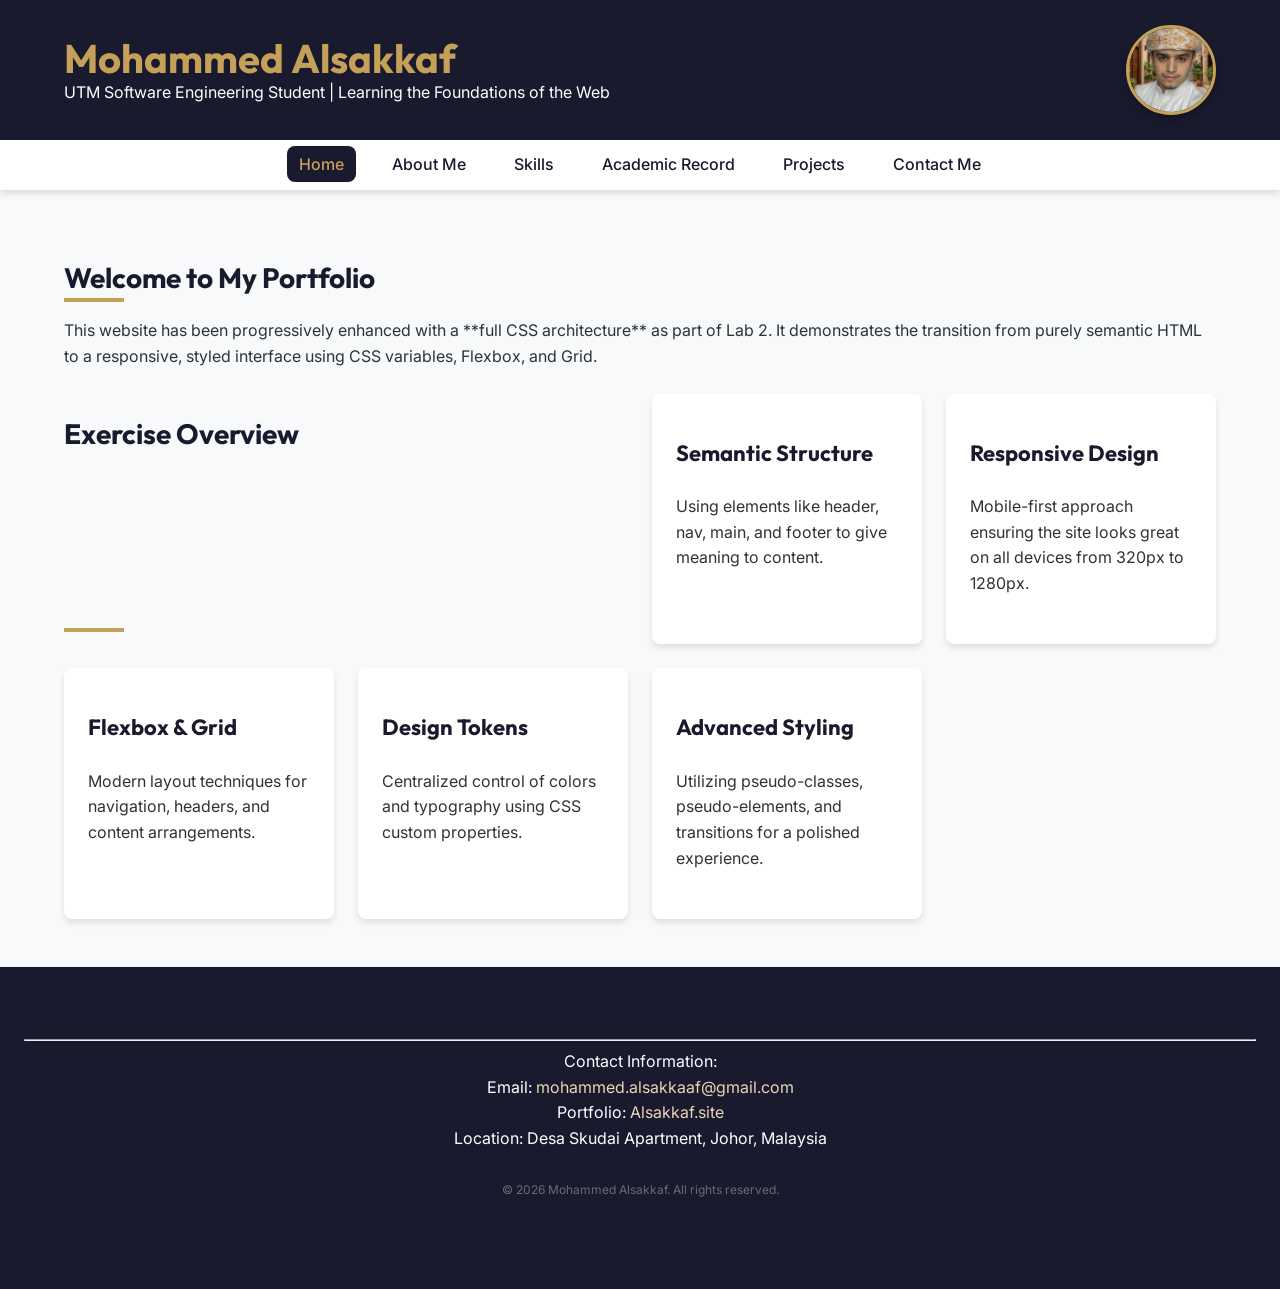
<file: index.html>
<!DOCTYPE html>
<html lang="en">

<head>
    <meta charset="UTF-8">
    <meta name="viewport" content="width=device-width, initial-scale=1.0">
    <meta name="description" content="Personal Portfolio of Mohammed Alsakkaf - HTML Lab Exercise SCSM2223">
    <title>Home | Mohammed Alsakkaf</title>
    <link rel="stylesheet" href="style.css">
</head>

<header>
    <div class="header-content">
        <h1>Mohammed Alsakkaf</h1>
        <p>UTM Software Engineering Student | Learning the Foundations of the Web</p>
    </div>
    <div class="header-photo-container">
        <img src="images/profile.jpeg" alt="Mohammed Alsakkaf Portrait">
    </div>
</header>

    <nav>
        <ul>
            <li><a href="index.html" class="active">Home</a></li>
            <li><a href="about.html">About Me</a></li>
            <li><a href="skills.html">Skills</a></li>
            <li><a href="academic.html">Academic Record</a></li>
            <li><a href="projects.html">Projects</a></li>
            <li><a href="contact.html">Contact Me</a></li>
        </ul>
    </nav>



    <main>
        <section id="welcome">
            <h2>Welcome to My Portfolio</h2>
            <p>This website has been progressively enhanced with a **full CSS architecture** as part of Lab 2. It
                demonstrates the transition from purely semantic HTML to a responsive, styled interface using CSS
                variables, Flexbox, and Grid.</p>
        </section>

        <section id="overview" class="page-cards">
            <h2 style="grid-column: span 2;">Exercise Overview</h2> <!-- Task 4: grid-column: span 2 -->
            <div class="card">
                <h3>Semantic Structure</h3>
                <p>Using elements like header, nav, main, and footer to give meaning to content.</p>
            </div>
            <div class="card">
                <h3>Responsive Design</h3>
                <p>Mobile-first approach ensuring the site looks great on all devices from 320px to 1280px.</p>
            </div>
            <div class="card">
                <h3>Flexbox & Grid</h3>
                <p>Modern layout techniques for navigation, headers, and content arrangements.</p>
            </div>
            <div class="card">
                <h3>Design Tokens</h3>
                <p>Centralized control of colors and typography using CSS custom properties.</p>
            </div>
            <div class="card">
                <h3>Advanced Styling</h3>
                <p>Utilizing pseudo-classes, pseudo-elements, and transitions for a polished experience.</p>
            </div>
        </section>
    </main>




    <footer>
        <hr>
        <address>
            Contact Information:<br>
            Email: <a href="mailto:mohammed.alsakkaaf@gmail.com">mohammed.alsakkaaf@gmail.com</a><br>
            Portfolio: <a href="https://alsakkaf.site/">Alsakkaf.site</a><br>
            Location: Desa Skudai Apartment, Johor, Malaysia
        </address>
        <p><small>&copy; 2026 Mohammed Alsakkaf. All rights reserved.</small></p>
    </footer>

    </body>
  </html>
</file>
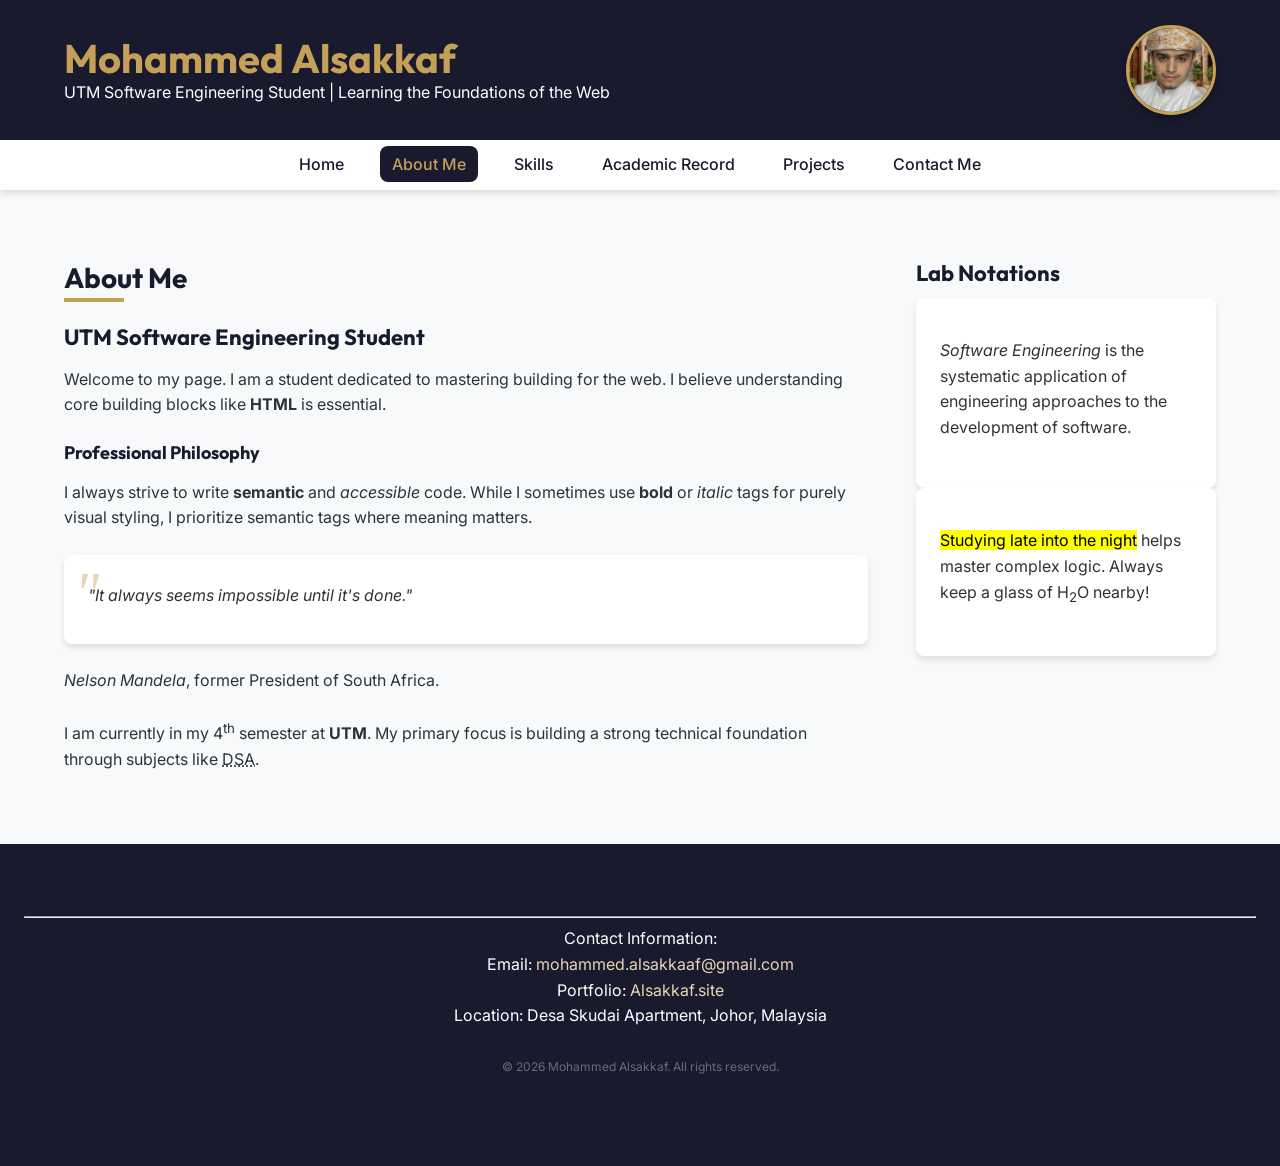
<file: about.html>
<!DOCTYPE html>
<html lang="en">

<head>
    <meta charset="UTF-8">
    <meta name="viewport" content="width=device-width, initial-scale=1.0">
    <meta name="description" content="About Mohammed Alsakkaf - Typography and Text Presentation">
    <title>About Me | Mohammed Alsakkaf</title>
    <link rel="stylesheet" href="style.css">
</head>

<header>
    <div class="header-content">
        <h1>Mohammed Alsakkaf</h1>
        <p>UTM Software Engineering Student | Learning the Foundations of the Web</p>
    </div>
    <div class="header-photo-container">
        <img src="images/profile.jpeg" alt="Mohammed Alsakkaf Portrait">
    </div>
</header>

    <nav>
        <ul>
            <li><a href="index.html">Home</a></li>
            <li><a href="about.html" class="active">About Me</a></li>
            <li><a href="skills.html">Skills</a></li>
            <li><a href="academic.html">Academic Record</a></li>
            <li><a href="projects.html">Projects</a></li>
            <li><a href="contact.html">Contact Me</a></li>
        </ul>
    </nav>



   <main class="sidebar-layout">
        <div class="main-content">
            <section id="biography">
                <h2>About Me</h2>
                <h3>UTM Software Engineering Student</h3>
                <p>Welcome to my page. I am a student dedicated to mastering building for the web. I believe understanding core building blocks like <strong>HTML</strong> is essential.</p>
                
                <h4>Professional Philosophy</h4>
                <p>
                    I always strive to write <strong>semantic</strong> and <em>accessible</em> code. While I sometimes use <b>bold</b> or <i>italic</i> tags for purely visual styling, I prioritize semantic tags where meaning matters.
                </p>

                <blockquote cite="https://www.brainyquote.com/quotes/nelson_mandela_378967">
                    <p>"It always seems impossible until it's done."</p>
                </blockquote>
                <p><cite>Nelson Mandela</cite>, former President of South Africa.</p>
                
                <p>
                    I am currently in my 4<sup>th</sup> semester at <strong>UTM</strong>. My primary focus is building a strong technical foundation through subjects like <abbr title="Data Structures and Algorithms">DSA</abbr>.
                </p>
            </section>
        </div>

        <aside class="sidebar">
            <section id="definitions">
                <h3>Lab Notations</h3>
                <div class="card">
                    <p><dfn>Software Engineering</dfn> is the systematic application of engineering approaches to the development of software.</p>
                </div>
                
                <div class="card">
                    <p><mark>Studying late into the night</mark> helps master complex logic. Always keep a glass of H<sub>2</sub>O nearby!</p>
                </div>
            </section>
        </aside>
    </main>




    <footer>
        <hr>
        <address>
            Contact Information:<br>
            Email: <a href="mailto:mohammed.alsakkaaf@gmail.com">mohammed.alsakkaaf@gmail.com</a><br>
            Portfolio: <a href="https://alsakkaf.site/">Alsakkaf.site</a><br>
            Location: Desa Skudai Apartment, Johor, Malaysia
        </address>
        <p><small>&copy; 2026 Mohammed Alsakkaf. All rights reserved.</small></p>
    </footer>

    </body>
</html>
</file>
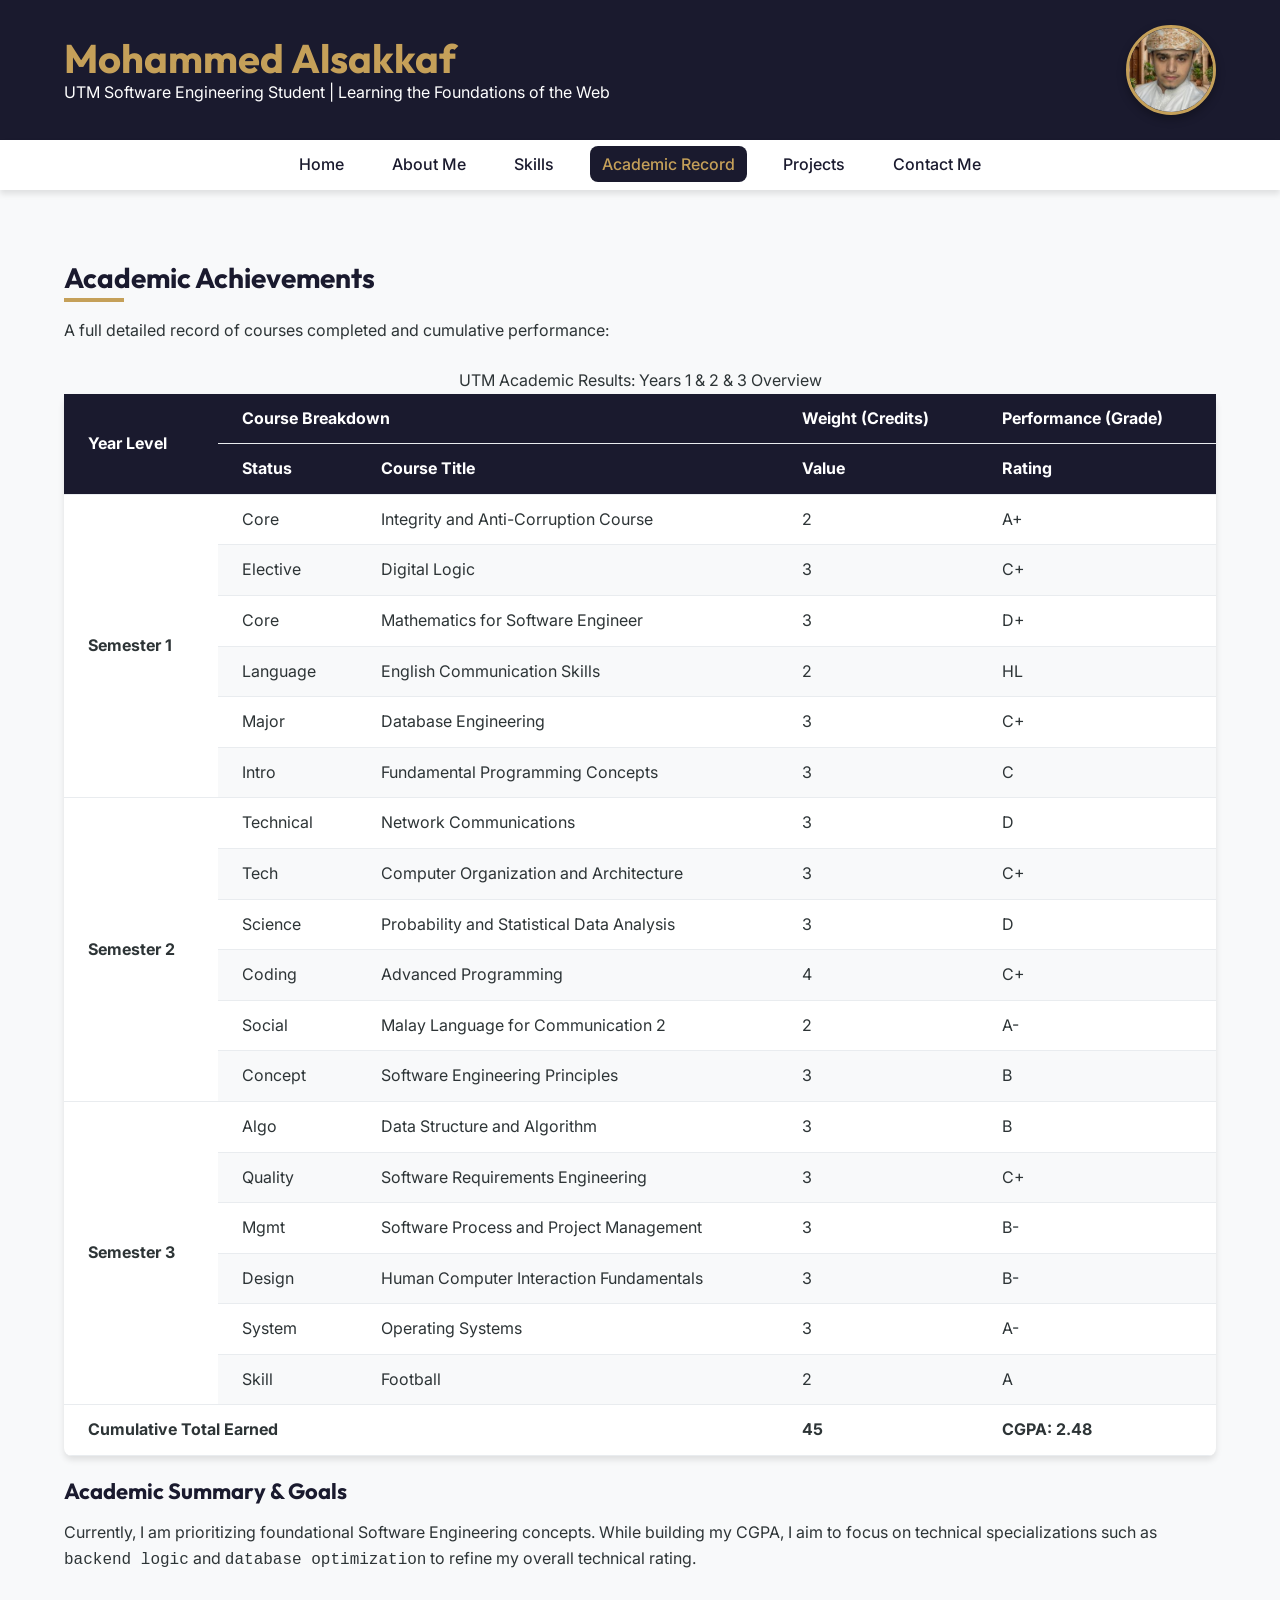
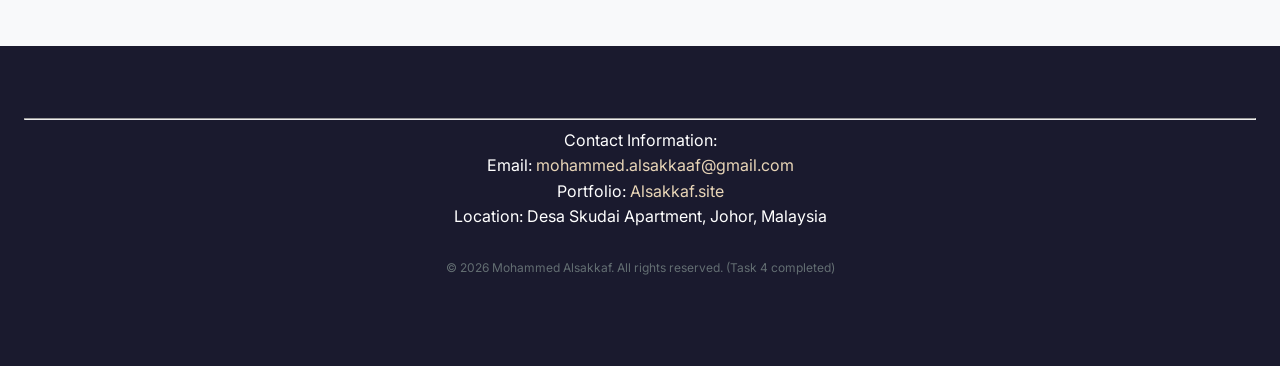
<file: academic.html>
<!DOCTYPE html>
<html lang="en">

<head>
    <meta charset="UTF-8">
    <meta name="viewport" content="width=device-width, initial-scale=1.0">
    <meta name="description" content="Academic Record - HTML Tables Demo">
    <title>Academic Record | Mohammed Alsakkaf</title>
    <link rel="stylesheet" href="style.css">
</head>

<header>
    <div class="header-content">
        <h1>Mohammed Alsakkaf</h1>
        <p>UTM Software Engineering Student | Learning the Foundations of the Web</p>
    </div>
    <div class="header-photo-container">
        <img src="images/profile.jpeg" alt="Mohammed Alsakkaf Portrait">
    </div>
</header>

    <nav>
        <ul>
            <li><a href="index.html">Home</a></li>
            <li><a href="about.html">About Me</a></li>
            <li><a href="skills.html">Skills</a></li>
            <li><a href="academic.html" class="active">Academic Record</a></li>
            <li><a href="projects.html">Projects</a></li>
            <li><a href="contact.html">Contact Me</a></li>
        </ul>
    </nav>



    <main>
        <section id="results">
            <h2>Academic Achievements</h2>
            <p>A full detailed record of courses completed and cumulative performance:</p>

            <!-- Applied .styled-table to fulfill Lab requirements -->
            <table class="styled-table">
                <caption>UTM Academic Results: Years 1 & 2 & 3 Overview</caption>
                <thead>
                    <tr>
                        <th scope="col" rowspan="2">Year Level</th>
                        <th scope="col" colspan="2">Course Breakdown</th>
                        <th scope="col">Weight (Credits)</th>
                        <th scope="col">Performance (Grade)</th>
                    </tr>
                    <tr>
                        <th scope="col">Status</th>
                        <th scope="col">Course Title</th>
                        <th scope="col">Value</th>
                        <th scope="col">Rating</th>
                    </tr>
                </thead>
                <tbody>
                    <tr>
                        <th scope="row" rowspan="6">Semester 1</th>
                        <td>Core</td>
                        <td>Integrity and Anti-Corruption Course</td>
                        <td>2</td>
                        <td>A+</td>
                    </tr>
                    <tr>
                        <td>Elective</td>
                        <td>Digital Logic</td>
                        <td>3</td>
                        <td>C+</td>
                    </tr>
                    <tr>
                        <td>Core</td>
                        <td>Mathematics for Software Engineer</td>
                        <td>3</td>
                        <td>D+</td>
                    </tr>
                    <tr>
                        <td>Language</td>
                        <td>English Communication Skills</td>
                        <td>2</td>
                        <td>HL</td>
                    </tr>
                    <tr>
                        <td>Major</td>
                        <td>Database Engineering</td>
                        <td>3</td>
                        <td>C+</td>
                    </tr>
                    <tr>
                        <td>Intro</td>
                        <td>Fundamental Programming Concepts</td>
                        <td>3</td>
                        <td>C</td>
                    </tr>

                    <tr>
                        <th scope="row" rowspan="6">Semester 2</th>
                        <td>Technical</td>
                        <td>Network Communications</td>
                        <td>3</td>
                        <td>D</td>
                    </tr>
                    <tr>
                        <td>Tech</td>
                        <td>Computer Organization and Architecture</td>
                        <td>3</td>
                        <td>C+</td>
                    </tr>
                    <tr>
                        <td>Science</td>
                        <td>Probability and Statistical Data Analysis</td>
                        <td>3</td>
                        <td>D</td>
                    </tr>
                    <tr>
                        <td>Coding</td>
                        <td>Advanced Programming</td>
                        <td>4</td>
                        <td>C+</td>
                    </tr>
                    <tr>
                        <td>Social</td>
                        <td>Malay Language for Communication 2</td>
                        <td>2</td>
                        <td>A-</td>
                    </tr>
                    <tr>
                        <td>Concept</td>
                        <td>Software Engineering Principles</td>
                        <td>3</td>
                        <td>B</td>
                    </tr>

                    <tr>
                        <th scope="row" rowspan="6">Semester 3</th>
                        <td>Algo</td>
                        <td>Data Structure and Algorithm</td>
                        <td>3</td>
                        <td>B</td>
                    </tr>
                    <tr>
                        <td>Quality</td>
                        <td>Software Requirements Engineering</td>
                        <td>3</td>
                        <td>C+</td>
                    </tr>
                    <tr>
                        <td>Mgmt</td>
                        <td>Software Process and Project Management</td>
                        <td>3</td>
                        <td>B-</td>
                    </tr>
                    <tr>
                        <td>Design</td>
                        <td>Human Computer Interaction Fundamentals</td>
                        <td>3</td>
                        <td>B-</td>
                    </tr>
                    <tr>
                        <td>System</td>
                        <td>Operating Systems</td>
                        <td>3</td>
                        <td>A-</td>
                    </tr>
                    <tr>
                        <td>Skill</td>
                        <td>Football</td>
                        <td>2</td>
                        <td>A</td>
                    </tr>
                </tbody>
                <tfoot>
                    <tr>
                        <td colspan="3" scope="row"><strong>Cumulative Total Earned</strong></td>
                        <td><strong>45</strong></td>
                        <td><strong>CGPA: 2.48</strong></td>
                    </tr>
                </tfoot>
            </table>

            <section id="academic-summary">
                <h3>Academic Summary & Goals</h3>
                <p>
                    Currently, I am prioritizing foundational Software Engineering concepts. While building my CGPA, I
                    aim to focus on technical specializations such as <code>backend logic</code> and
                    <code>database optimization</code> to refine my overall technical rating.
                </p>
            </section>
        </section>
    </main>




    <footer>
        <hr>
        <address>
            Contact Information:<br>
            Email: <a href="mailto:mohammed.alsakkaaf@gmail.com">mohammed.alsakkaaf@gmail.com</a><br>
            Portfolio: <a href="https://alsakkaf.site/">Alsakkaf.site</a><br>
            Location: Desa Skudai Apartment, Johor, Malaysia
        </address>
        <p><small>&copy; 2026 Mohammed Alsakkaf. All rights reserved. (Task 4 completed)</small></p>
    </footer>

    </body>

</html>
</file>
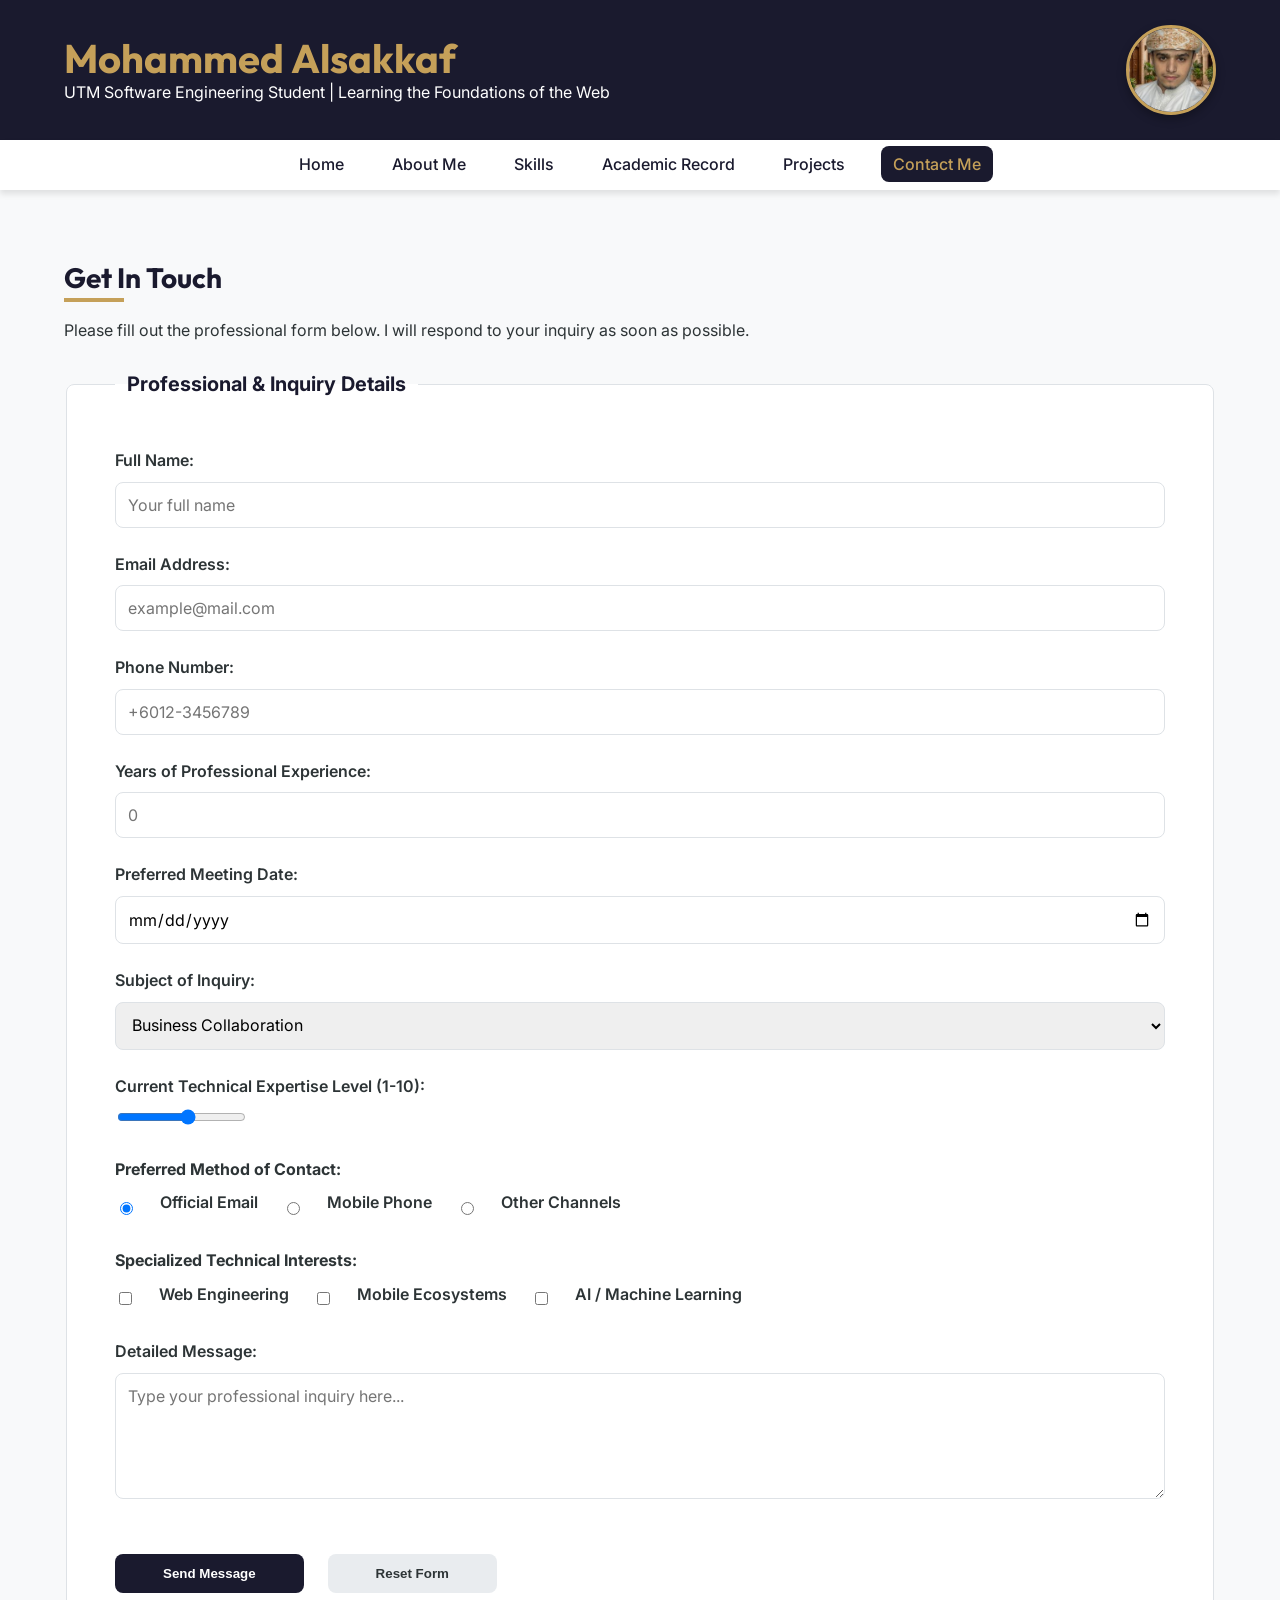
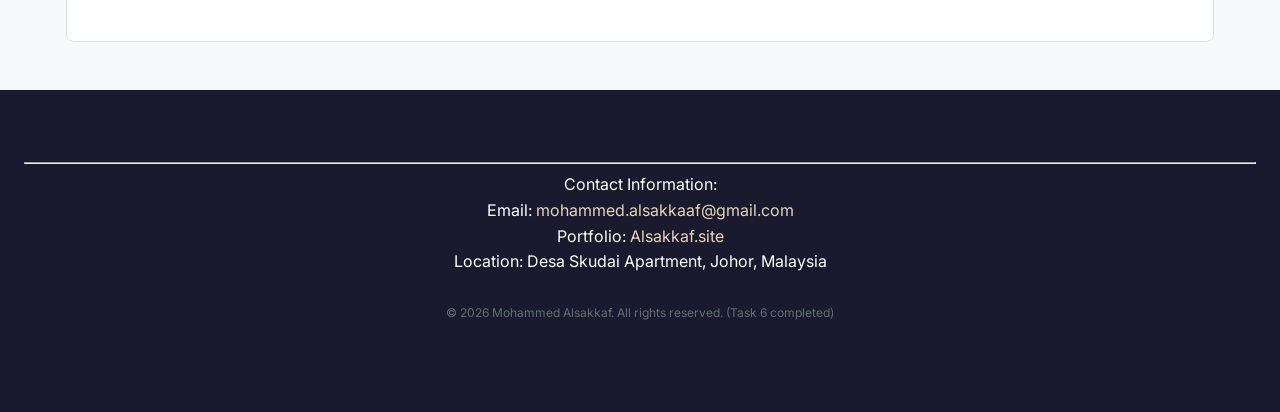
<file: contact.html>
<!DOCTYPE html>
<html lang="en">

<head>
    <meta charset="UTF-8">
    <meta name="viewport" content="width=device-width, initial-scale=1.0">
    <meta name="description" content="Contact Mohammed Alsakkaf - Form and CSS Styling Demo">
    <title>Contact Me | Mohammed Alsakkaf</title>
    <link rel="stylesheet" href="style.css">
</head>

<body>
    <header>
    <div class="header-content">
        <h1>Mohammed Alsakkaf</h1>
        <p>UTM Software Engineering Student | Learning the Foundations of the Web</p>
    </div>
    <div class="header-photo-container">
        <img src="images/profile.jpeg" alt="Mohammed Alsakkaf Portrait">
    </div>
</header>

    <nav>
        <ul>
            <li><a href="index.html">Home</a></li>
            <li><a href="about.html">About Me</a></li>
            <li><a href="skills.html">Skills</a></li>
            <li><a href="academic.html">Academic Record</a></li>
            <li><a href="projects.html">Projects</a></li>
            <li><a href="contact.html" class="active">Contact Me</a></li>
        </ul>
    </nav>



    <main>
        <section id="contact-form">
            <h2>Get In Touch</h2>
            <p>Please fill out the professional form below. I will respond to your inquiry as soon as possible.</p>

            <form action="#" method="post" class="styled-form">
                <fieldset>
                    <legend>Professional & Inquiry Details</legend>

                    <div class="form-group">
                        <label for="fullname">Full Name:</label>
                        <input type="text" id="fullname" name="fullname" placeholder="Your full name" required
                            maxlength="60">
                    </div>

                    <div class="form-group">
                        <label for="email">Email Address:</label>
                        <input type="email" id="email" name="email" placeholder="example@mail.com" required>
                    </div>

                    <div class="form-group">
                        <label for="phone">Phone Number:</label>
                        <input type="tel" id="phone" name="phone" placeholder="+6012-3456789">
                    </div>

                    <div class="form-group">
                        <label for="years">Years of Professional Experience:</label>
                        <input type="number" id="years" name="years" min="0" max="50" placeholder="0">
                    </div>

                    <div class="form-group">
                        <label for="date">Preferred Meeting Date:</label>
                        <input type="date" id="date" name="date">
                    </div>

                    <div class="form-group">
                        <label for="subject">Subject of Inquiry:</label>
                        <select id="subject" name="subject">
                            <optgroup label="General Opportunities">
                                <option value="collaboration">Business Collaboration</option>
                                <option value="hiring">Hiring / Internship</option>
                            </optgroup>
                            <optgroup label="Technical Feedback">
                                <option value="feedback">Website Feedback</option>
                                <option value="bug">Report a Technical Bug</option>
                            </optgroup>
                        </select>
                    </div>

                    <div class="form-group">
                        <label for="experience">Current Technical Expertise Level (1-10):</label>
                        <input type="range" id="experience" name="experience" min="1" max="10">
                    </div>

                    <div class="form-group">
                        <strong>Preferred Method of Contact:</strong><br>
                        <div class="option-group">
                            <input type="radio" id="r_email" name="contact_pref" value="email" checked required>
                            <label for="r_email">Official Email</label>

                            <input type="radio" id="r_phone" name="contact_pref" value="phone">
                            <label for="r_phone">Mobile Phone</label>

                            <input type="radio" id="r_other" name="contact_pref" value="other">
                            <label for="r_other">Other Channels</label>
                        </div>
                    </div>

                    <div class="form-group">
                        <strong>Specialized Technical Interests:</strong><br>
                        <div class="option-group">
                            <input type="checkbox" id="web" name="interest" value="web">
                            <label for="web">Web Engineering</label>

                            <input type="checkbox" id="app" name="interest" value="app">
                            <label for="app">Mobile Ecosystems</label>

                            <input type="checkbox" id="ai" name="interest" value="ai">
                            <label for="ai">AI / Machine Learning</label>
                        </div>
                    </div>

                    <div class="form-group">
                        <label for="message">Detailed Message:</label>
                        <textarea id="message" name="message" rows="5"
                            placeholder="Type your professional inquiry here..." required></textarea>
                    </div>

                    <div class="form-actions">
                        <button type="submit" class="btn-submit">Send Message</button>
                        <button type="reset" class="btn-reset">Reset Form</button>
                    </div>
                </fieldset>
            </form>
        </section>
    </main>




    <footer>
        <hr>
        <address>
            Contact Information:<br>
            Email: <a href="mailto:mohammed.alsakkaaf@gmail.com">mohammed.alsakkaaf@gmail.com</a><br>
            Portfolio: <a href="https://alsakkaf.site/">Alsakkaf.site</a><br>
            Location: Desa Skudai Apartment, Johor, Malaysia
        </address>
        <p><small>&copy; 2026 Mohammed Alsakkaf. All rights reserved. (Task 6 completed)</small></p>
    </footer>

</body>

</html>
</file>
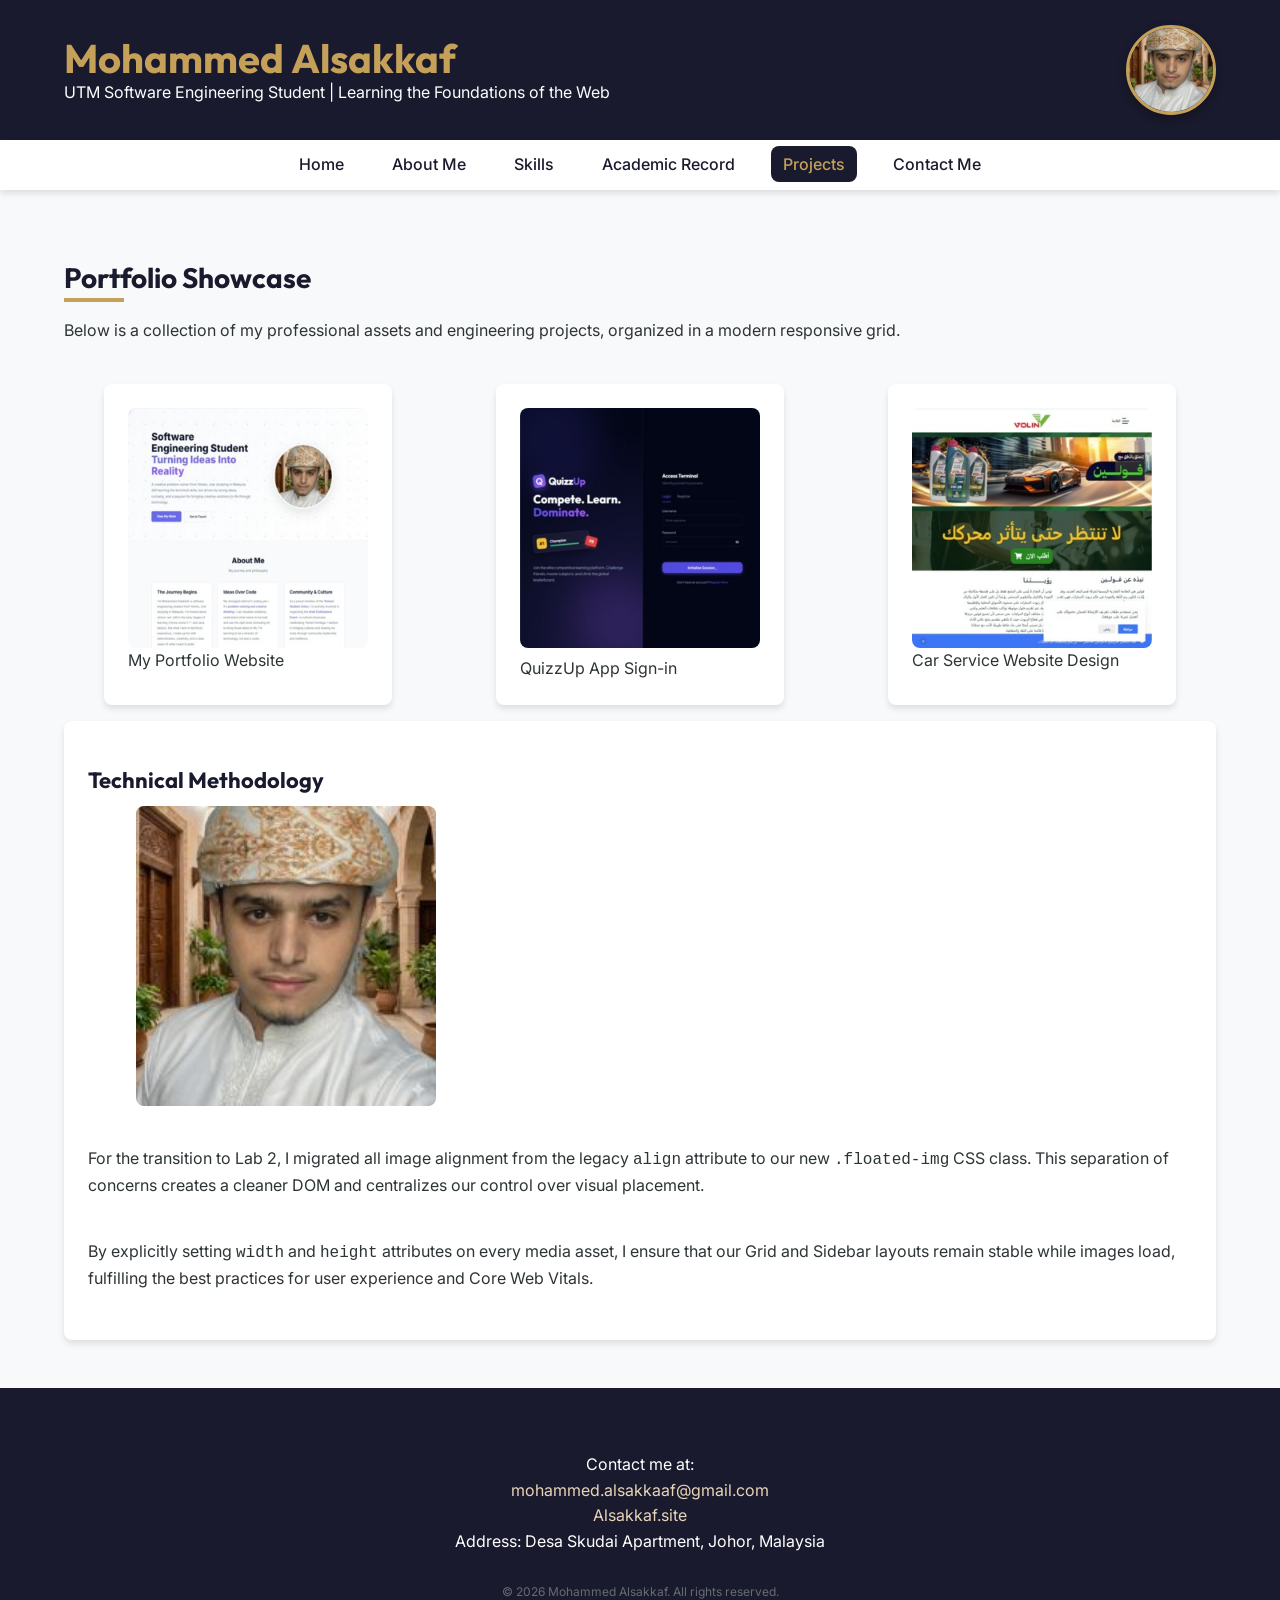
<file: projects.html>
<!DOCTYPE html>
<html lang="en">
 
   <head>
    <meta charset="UTF-8">
    <meta name="viewport" content="width=device-width, initial-scale=1.0">
    <meta name="description" content="Projects Portfolio - Images and Figures Demo">
    <title>Projects | Mohammed Alsakkaf</title>
    <link rel="stylesheet" href="style.css">
</head>

<header>
    <div class="header-content">
        <h1>Mohammed Alsakkaf</h1>
        <p>UTM Software Engineering Student | Learning the Foundations of the Web</p>
    </div>
    <div class="header-photo-container">
        <img src="images/profile.jpeg" alt="Mohammed Alsakkaf Portrait">
    </div>
</header>

    <nav>
        <ul>
            <li><a href="index.html">Home</a></li>
            <li><a href="about.html">About Me</a></li>
            <li><a href="skills.html">Skills</a></li>
            <li><a href="academic.html">Academic Record</a></li>
            <li><a href="projects.html" class="active">Projects</a></li>
            <li><a href="contact.html">Contact Me</a></li>
        </ul>
    </nav>

    

   <main>
        <section id="gallery">
            <h2>Portfolio Showcase</h2>
            <p>Below is a collection of my professional assets and engineering projects, organized in a modern responsive grid.</p>

            <div class="image-grid">
                <!-- Profile Image in Figure Card -->
                <figure class="card">
                    <img src="images/project-01.jpg" 
                         alt="Mohammed Alsakkaf - Official Portrait" 
                         width="600" height="400" 
                         title="Software Engineering Lead Profile">
                    <figcaption>My Portfolio Website </figcaption>
                </figure>

                <!-- Project Link/Thumbnail with Figure Card -->
                <figure class="card">
                    <a href="https://alsakkaf.site/" target="_blank">
                        <img src="images/project-02.jpg" 
                             alt="Full-view screenshot of my project interface" 
                             width="600" height="400" 
                             title="Click to visit my official live site">
                    </a>
                    <figcaption>QuizzUp App Sign-in</figcaption>
                </figure>

                <!-- Third slot for grid consistency using placeholder -->
                <figure class="card">
                    <img src="images/project-03.jpg" 
                         alt="Mockup of a web design system" 
                         width="600" height="400">
                    <figcaption>Car Service Website Design</figcaption>
                </figure>
            </div>

            <!-- This section explains the shift from deprecated attributes to modern CSS (Task 5 requirement) -->
            <section id="project-details" class="card">
                <h3>Technical Methodology</h3>
                <!-- Task 5: CSS Floating instead of deprecated align -->
                <img src="images/profile.jpeg" 
                     alt="Clean thumbnail version of portfolio pic" 
                     width="300" height="300" 
                     class="floated-img">
                
                <p>
                    For the transition to Lab 2, I migrated all image alignment from the legacy <code>align</code> attribute to our new <code>.floated-img</code> CSS class. This separation of concerns creates a cleaner DOM and centralizes our control over visual placement.
                </p>
                
                <p>
                    By explicitly setting <code>width</code> and <code>height</code> attributes on every media asset, I ensure that our Grid and Sidebar layouts remain stable while images load, fulfilling the best practices for user experience and Core Web Vitals.
                </p>
            </section>
        </section>
    </main>



    <!--/////////////////////////////////////  Footer  //////////////////////////////////////-->
    <footer>
        <address>
            Contact me at:<br>
            <a href="mailto:mohammed.alsakkaaf@gmail.com">mohammed.alsakkaaf@gmail.com</a>
            <br><a href="https://alsakkaf.site/">Alsakkaf.site</a><br>
            Address: Desa Skudai Apartment, Johor, Malaysia
        </address>
        <p><small>&copy; 2026 Mohammed Alsakkaf. All rights reserved.</small></p>
    </footer>
    <!--/////////////////////////////////////  Footer  //////////////////////////////////////-->





</body>
<!--/////////////////////////////////////  End of Body  //////////////////////////////////////-->

</html>
</file>
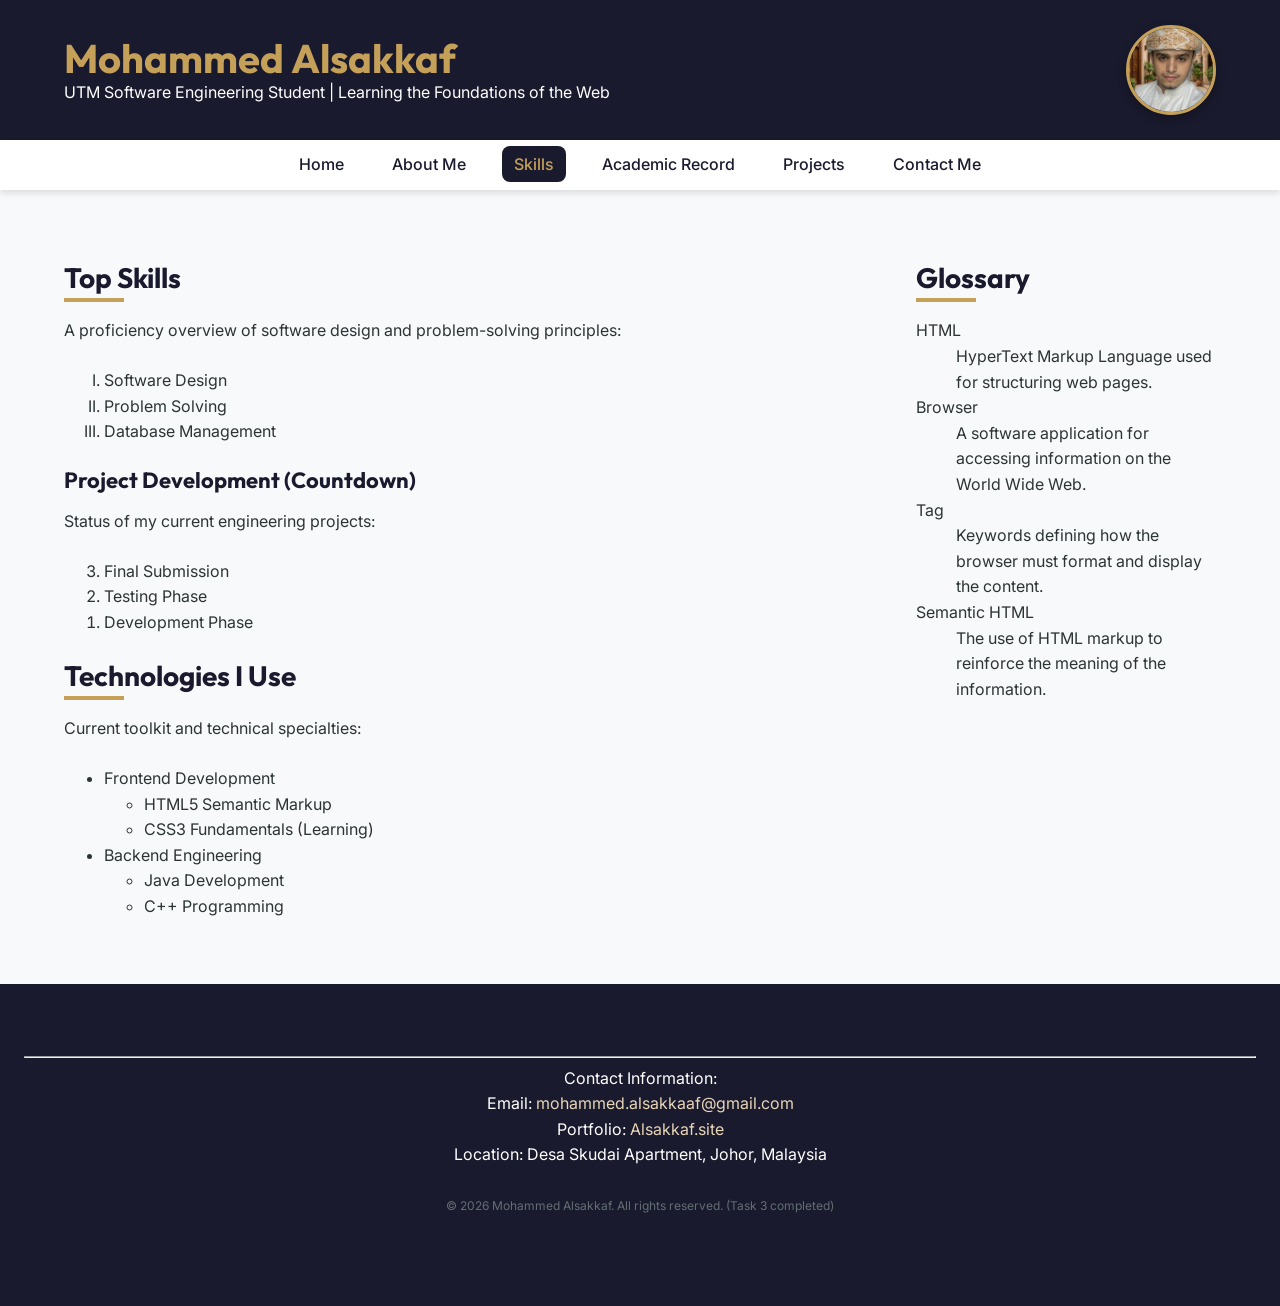
<file: skills.html>
<!DOCTYPE html>
<html lang="en">

<head>
    <meta charset="UTF-8">
    <meta name="viewport" content="width=device-width, initial-scale=1.0">
    <meta name="description" content="Skills and Technologies - Lists and Navigation Demo">
    <title>Skills | Mohammed Alsakkaf</title>
    <link rel="stylesheet" href="style.css">
</head>

<header>
    <div class="header-content">
        <h1>Mohammed Alsakkaf</h1>
        <p>UTM Software Engineering Student | Learning the Foundations of the Web</p>
    </div>
    <div class="header-photo-container">
        <img src="images/profile.jpeg" alt="Mohammed Alsakkaf Portrait">
    </div>
</header>

    <nav>
        <ul>
            <li><a href="index.html">Home</a></li>
            <li><a href="about.html">About Me</a></li>
            <li><a href="skills.html" class="active">Skills</a></li>
            <li><a href="academic.html">Academic Record</a></li>
            <li><a href="projects.html">Projects</a></li>
            <li><a href="contact.html">Contact Me</a></li>
        </ul>
    </nav>

    <main class="sidebar-layout">
        <div class="main-content">
            <section id="top-skills">
                <h2>Top Skills</h2>
                <p>A proficiency overview of software design and problem-solving principles:</p>
                <!-- Task 3: Roman numerals, starting from a custom index I -->
                <ol type="I" start="1" class="styled-list">
                    <li>Software Design</li>
                    <li>Problem Solving</li>
                    <li>Database Management</li>
                </ol>

                <h3>Project Development (Countdown)</h3>
                <p>Status of my current engineering projects:</p>
                <!-- Task 3: reversed attribute -->
                <ol reversed class="styled-list">
                    <li>Final Submission</li>
                    <li>Testing Phase</li>
                    <li>Development Phase</li>
                </ol>
            </section>

            <section id="technologies">
                <h2>Technologies I Use</h2>
                <p>Current toolkit and technical specialties:</p>
                <!-- Task 3: Nested Unordered List -->
                <ul class="nested-skills">
                    <li>Frontend Development
                        <ul>
                            <li>HTML5 Semantic Markup</li>
                            <li>CSS3 Fundamentals (Learning)</li>
                        </ul>
                    </li>
                    <li>Backend Engineering
                        <ul>
                            <li>Java Development</li>
                            <li>C++ Programming</li>
                        </ul>
                    </li>
                </ul>
            </section>
        </div>

        <aside class="sidebar">
            <section id="glossary">
                <h2>Glossary</h2>
                <!-- Task 3: Description List with styled class -->
                <dl class="glossary-dl">
                    <dt>HTML</dt>
                    <dd>HyperText Markup Language used for structuring web pages.</dd>

                    <dt>Browser</dt>
                    <dd>A software application for accessing information on the World Wide Web.</dd>

                    <dt>Tag</dt>
                    <dd>Keywords defining how the browser must format and display the content.</dd>

                    <dt>Semantic HTML</dt>
                    <dd>The use of HTML markup to reinforce the meaning of the information.</dd>
                </dl>
            </section>
        </aside>
    </main>




    <footer>
        <hr>
        <address>
            Contact Information:<br>
            Email: <a href="mailto:mohammed.alsakkaaf@gmail.com">mohammed.alsakkaaf@gmail.com</a><br>
            Portfolio: <a href="https://alsakkaf.site/">Alsakkaf.site</a><br>
            Location: Desa Skudai Apartment, Johor, Malaysia
        </address>
        <p><small>&copy; 2026 Mohammed Alsakkaf. All rights reserved. (Task 3 completed)</small></p>
    </footer>

    </body>

</html>
</file>
<file: style.css>
/* ============================================
   BREAKPOINTS
   mobile-first base: 320px and up (default)
   tablet: @media (min-width: 600px)
   desktop: @media (min-width: 1024px)
   ============================================ */

/* @import Google Fonts (Task 1) */
@import url('https://fonts.googleapis.com/css2?family=Inter:wght@400;500;600&family=Outfit:wght@400;600;700&display=swap');

:root {
    /* Color Tokens (Task 1) - 12+ properties required */
    --color-primary: #1a1a2e;
    --color-secondary: #16213e;
    --color-accent: #c5a059;
    --color-accent-hover: #b38f4d;
    --color-accent-light: #e8d5b7;
    --color-text: #2d3436;
    --color-text-light: #636e72;
    --color-white: #ffffff;
    --color-grey-100: #f8f9fa;
    --color-grey-200: #e9ecef;
    --color-grey-300: #dee2e6;
    --color-error: #d63031;
    
    /* Typography Tokens (Task 1) */
    --font-heading: 'Outfit', sans-serif;
    --font-body: 'Inter', sans-serif;
    
    /* Spacing Tokens (Task 1) */
    --space-xs: 0.8rem;
    --space-sm: 1.2rem;
    --space-md: 2.4rem;
    --space-lg: 4.8rem;
    --space-xl: 6.4rem;
    
    /* Decorative Tokens */
    --border-radius: 0.8rem;
    --box-shadow: 0 4px 6px rgba(0, 0, 0, 0.1);
    --transition: 0.3s ease;
}

/* --- Base CSS Reset (Task 1) --- */
* {
    box-sizing: border-box;
}

html {
    /* 1rem = 10px calculation */
    font-size: 62.5%;
}

body {
    margin: 0;
    padding: 0;
    font-family: var(--font-body);
    font-size: 1.6rem;
    line-height: 1.6;
    color: var(--color-text);
    background-color: var(--color-grey-100);
}

/* --- Typography Scale (Task 2) --- */
h1, h2, h3, h4 {
    font-family: var(--font-heading);
    color: var(--color-primary);
    margin-bottom: var(--space-sm);
    line-height: 1.2;
}

h1 { font-size: 3.2rem; }
h2 { font-size: 2.8rem; position: relative; padding-bottom: var(--space-xs); }
h3 { font-size: 2.2rem; }
h4 { font-size: 1.8rem; }
p { margin-bottom: var(--space-md); }
small { font-size: 1.2rem; color: var(--color-text-light); }

/* --- Links (Task 2) --- */
a {
    color: var(--color-primary);
    text-decoration: none;
    transition: color var(--transition), background-color var(--transition);
}

a:hover { color: var(--color-accent); }
a:active { color: var(--color-accent-hover); }

/* --- Navigation & Header with Flexbox (Task 3) --- */

header {
    background-color: var(--color-primary);
    color: var(--color-white);
    padding: 2.5rem 5%; /* Vertical and Horizontal padding */
    display: flex;
    justify-content: space-between !important; 
    align-items: center;align-items: center !important; /* This forces vertical center alignment */
}

.header-content {
    text-align: left;
}

header h1 {
    margin: 0 !important;
    color: var(--color-accent);
    line-height: 1;
}

header p {
    margin: 0.5rem 0 0 0 !important; /* Tiny bit of space below the name only */
    line-height: 1.2;
}



.header-photo-container img {
    width: 90px;  /* Professional badge size */
    height: 90px;
    border-radius: 50%; /* Perfect circle */
    border: 3px solid var(--color-accent);
    object-fit: cover; /* Stops the photo from looking squashed */
    box-shadow: 0 4px 10px rgba(0,0,0,0.3);
    display: block
}

@media (max-width: 600px) {
    header {
        flex-direction: column-reverse; /* Put photo above text on mobile */
        text-align: center;
        gap: 1.5rem;
    }
    .header-content {
        text-align: center;
    }
}


nav {
    background-color: var(--color-white);
    padding: var(--space-sm) var(--space-md);
    box-shadow: var(--box-shadow);
    position: sticky;
    top: 0;
    z-index: 1000;
}

nav ul {
    list-style: none;
    padding: 0;
    margin: 0;
    display: flex;
    flex-wrap: wrap; /* Task 3: wrap naturally */
    gap: var(--space-md);
    justify-content: center;
}

nav a {
    padding: var(--space-xs) var(--space-sm);
    border-radius: var(--border-radius);
    font-weight: 500;
}

nav a.active {
    background-color: var(--color-primary);
    color: var(--color-accent);
}

/* --- Main Layout --- */
main {
    padding: var(--space-lg) var(--space-md);
    max-width: 1200px;
    margin: 0 auto;
}

/*--------------------------------------- Task 4 ---------------------*/

.card-grid {
    display: grid;
    grid-template-columns: repeat(auto-fit, minmax(260px, 1fr));
    gap: var(--space-lg);
}

.card {
    background-color: var(--color-white);
    border: 1px solid var(--color-grey-mid);
    padding: var(--space-md);
    border-radius: 0.8rem;
    transition: transform 0.2s;
}

.card:hover {
    transform: translateY(-4px);
    box-shadow: 0 0.8rem 2.4rem rgba(0, 0, 0, 0.1);
}

.sidebar-layout {
    display: grid;
    grid-template-columns: 1fr; /* Single column on mobile */
    gap: var(--space-lg);
}

.featured {
    grid-column: span 2;
}

.card-grid {
    align-items: stretch;
}

/* --- Grid Layouts (Task 4) --- */

.page-cards {
    display: grid;
    grid-template-columns: repeat(auto-fit, minmax(260px, 1fr));
    gap: var(--space-md);
}

.card {
    background: var(--color-white);
    padding: var(--space-md);
    border-radius: var(--border-radius);
    box-shadow: var(--box-shadow);
    transition: transform var(--transition), box-shadow var(--transition);
    display: flex;
    flex-direction: column;
}

.card:hover {
    transform: translateY(-4px); /* Task 4: lift effect */
    box-shadow: 0 8px 16px rgba(0, 0, 0, 0.1);
}

.sidebar-layout {
    display: grid;
    grid-template-columns: 1fr; /* Default mobile-first */
    gap: var(--space-lg);
}

.image-grid {
    display: grid;
    grid-template-columns: repeat(auto-fit, minmax(280px, 1fr));
    gap: var(--space-md);
}

/* --- Media Styling (Task 5) --- */
img {
    max-width: 100%;
    height: auto; /* Task 5: responsive images */
    border-radius: var(--border-radius);
}

.floated-img {
    margin-bottom: var(--space-md);
}

/* --- Form Styling (Task 6) --- */

.styled-form fieldset {
    border: 1px solid var(--color-grey-300);
    border-radius: var(--border-radius);
    padding: var(--space-lg);
    background: var(--color-white);
}

.styled-form legend {
    font-weight: 700;
    font-size: 2rem;
    color: var(--color-primary);
    padding: 0 var(--space-sm);
}

.form-group {
    margin-bottom: var(--space-md);
}

.form-group label {
    display: block;
    margin-bottom: var(--space-xs);
    font-weight: 600;
}

input[type="text"],
input[type="email"],
input[type="tel"],
input[type="number"],
input[type="date"],
select,
textarea {
    width: 100%;
    padding: var(--space-sm);
    border: 1px solid var(--color-grey-300);
    border-radius: var(--border-radius);
    font-family: inherit;
    font-size: 1.6rem;
    transition: var(--transition);
}

/* Task 6: focus state */
input:focus, select:focus, textarea:focus {
    outline: none;
    border-color: var(--color-accent);
    box-shadow: 0 0 0 3px var(--color-accent-light); 
}

.option-group {
    display: flex;
    flex-wrap: wrap;
    gap: var(--space-md);
    margin-top: var(--space-xs);
}

.form-actions {
    display: flex;
    gap: var(--space-md);
    margin-top: var(--space-lg);
}

button {
    padding: var(--space-sm) var(--space-lg);
    font-weight: 600;
    cursor: pointer;
    transition: var(--transition);
    border-radius: var(--border-radius);
    border: none;
}

.btn-submit {
    background-color: var(--color-primary);
    color: var(--color-white);
}

.btn-submit:hover {
    background-color: var(--color-secondary);
}

.btn-submit:active {
    transform: scale(0.97); /* Task 6: active effect */
}

.btn-reset {
    background-color: var(--color-grey-200);
    color: var(--color-text);
}

/* --- Table Styling --- */
.styled-table {
    width: 100%;
    border-collapse: collapse;
    background: var(--color-white);
    border-radius: var(--border-radius);
    overflow: hidden;
    box-shadow: var(--box-shadow);
}

.styled-table th, .styled-table td {
    padding: var(--space-sm) var(--space-md);
    text-align: left;
    border-bottom: 1px solid var(--color-grey-200);
}

.styled-table thead {
    background-color: var(--color-primary);
    color: var(--color-white);
}

/* Task 6: alternating row colors */
.styled-table tbody tr:nth-child(even) {
    background-color: var(--color-grey-100);
}

/* --- Pseudo-Elements (Task 6) --- */

h2::after {
    content: '';
    position: absolute;
    left: 0;
    bottom: 0;
    width: 6rem;
    height: 0.4rem;
    background-color: var(--color-accent);
}

blockquote {
    font-style: italic;
    padding: var(--space-sm) var(--space-md);
    margin: var(--space-md) 0;
    background: var(--color-white);
    border-radius: var(--border-radius);
    box-shadow: var(--box-shadow);
    position: relative;
}

blockquote::before {
    content: '"';
    font-size: 6rem;
    color: var(--color-accent-light);
    position: absolute;
    top: -1rem;
    left: 1rem;
    font-family: serif;
}

/* --- RESPONSIVE DESIGN (Task 5) --- */

@media (min-width: 600px) {
    h1 { font-size: 4rem; }
    
    .sidebar-layout {
        grid-template-columns: 1fr;
    }

    .form-actions {
        flex-direction: row;
    }
}

@media (min-width: 1024px) {
    .sidebar-layout {
        grid-template-columns: 1fr 300px;
    }

    header {
        text-align: left;
        justify-content: flex-start;
    }
    
    .header-content {
        text-align: left;
    }

    .floated-img {
        float: right;
        margin-left: var(--space-lg);
    }
}

footer {
    background-color: var(--color-primary);
    color: var(--color-white);
    padding: var(--space-xl) var(--space-md);
    text-align: center;
}

footer address {
    font-style: normal;
    margin-bottom: var(--space-md);
}

footer a {
    color: var(--color-accent-light);
}
</file>
